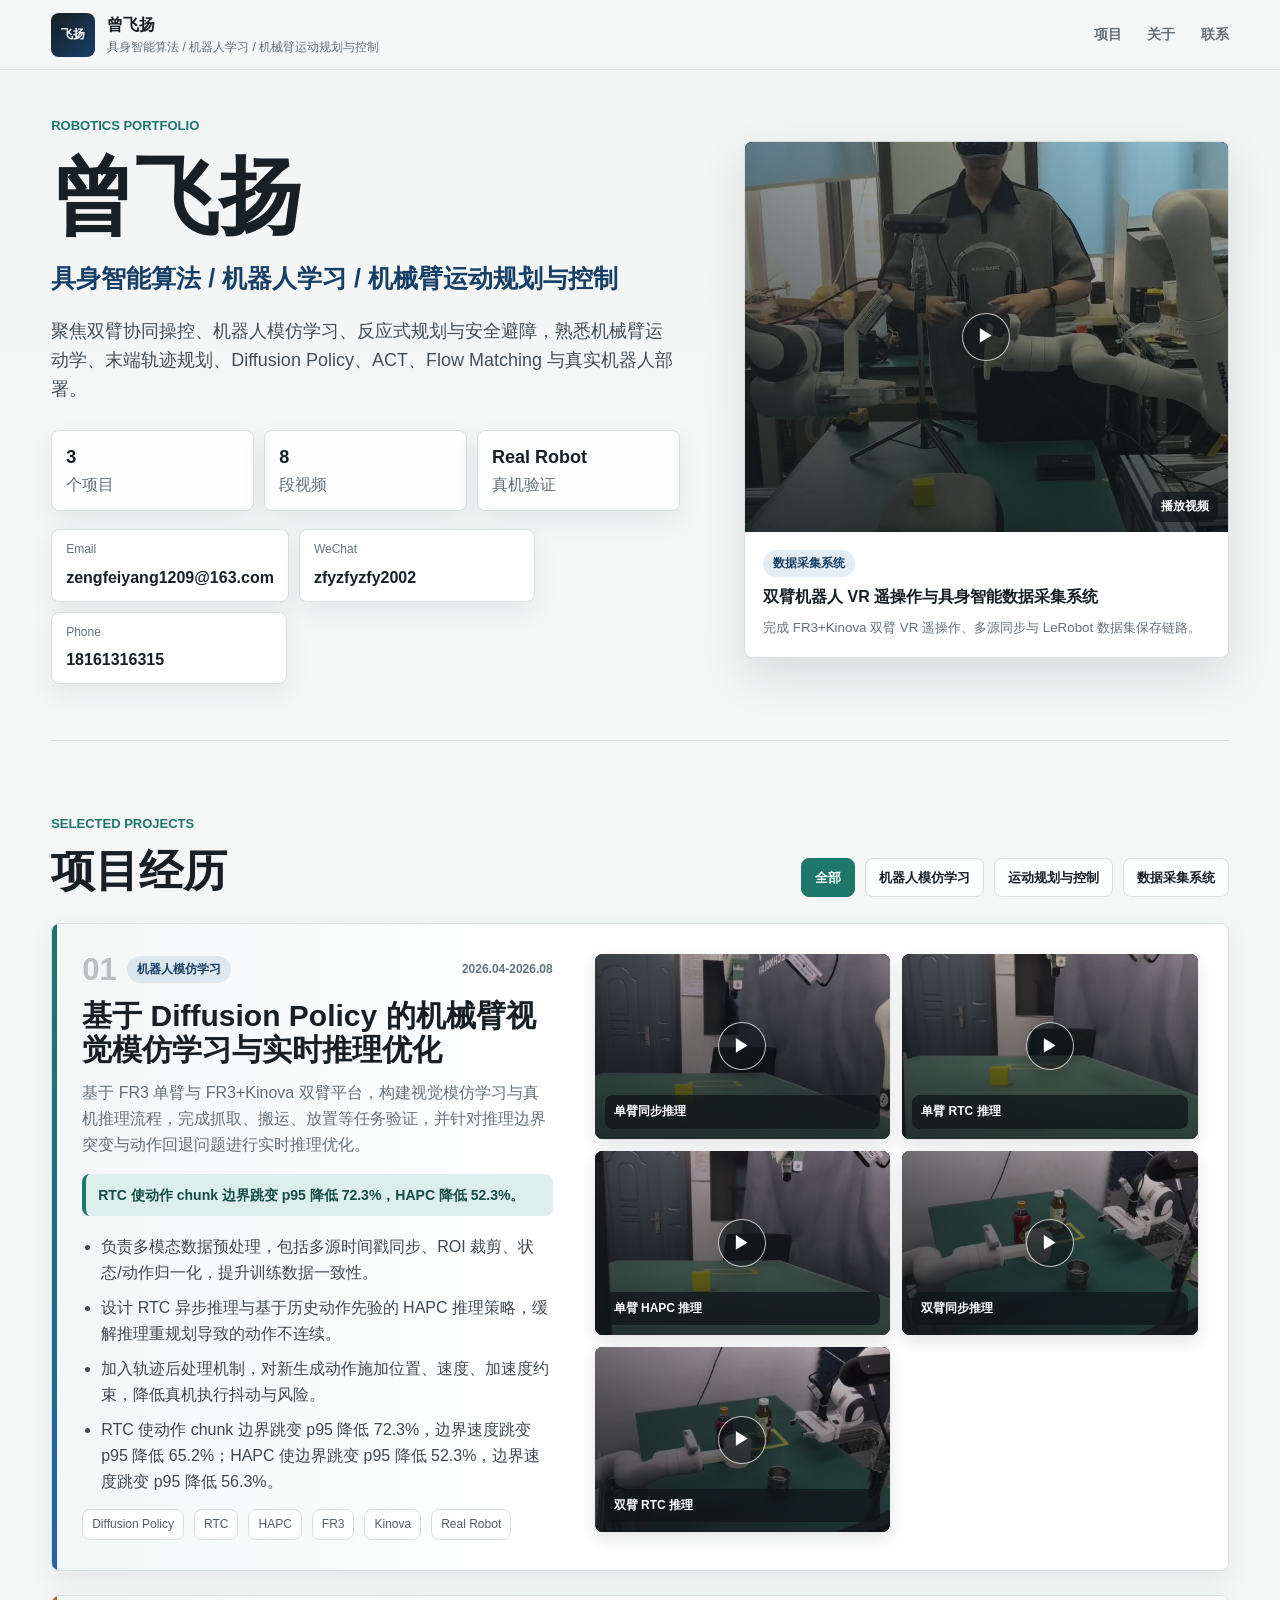
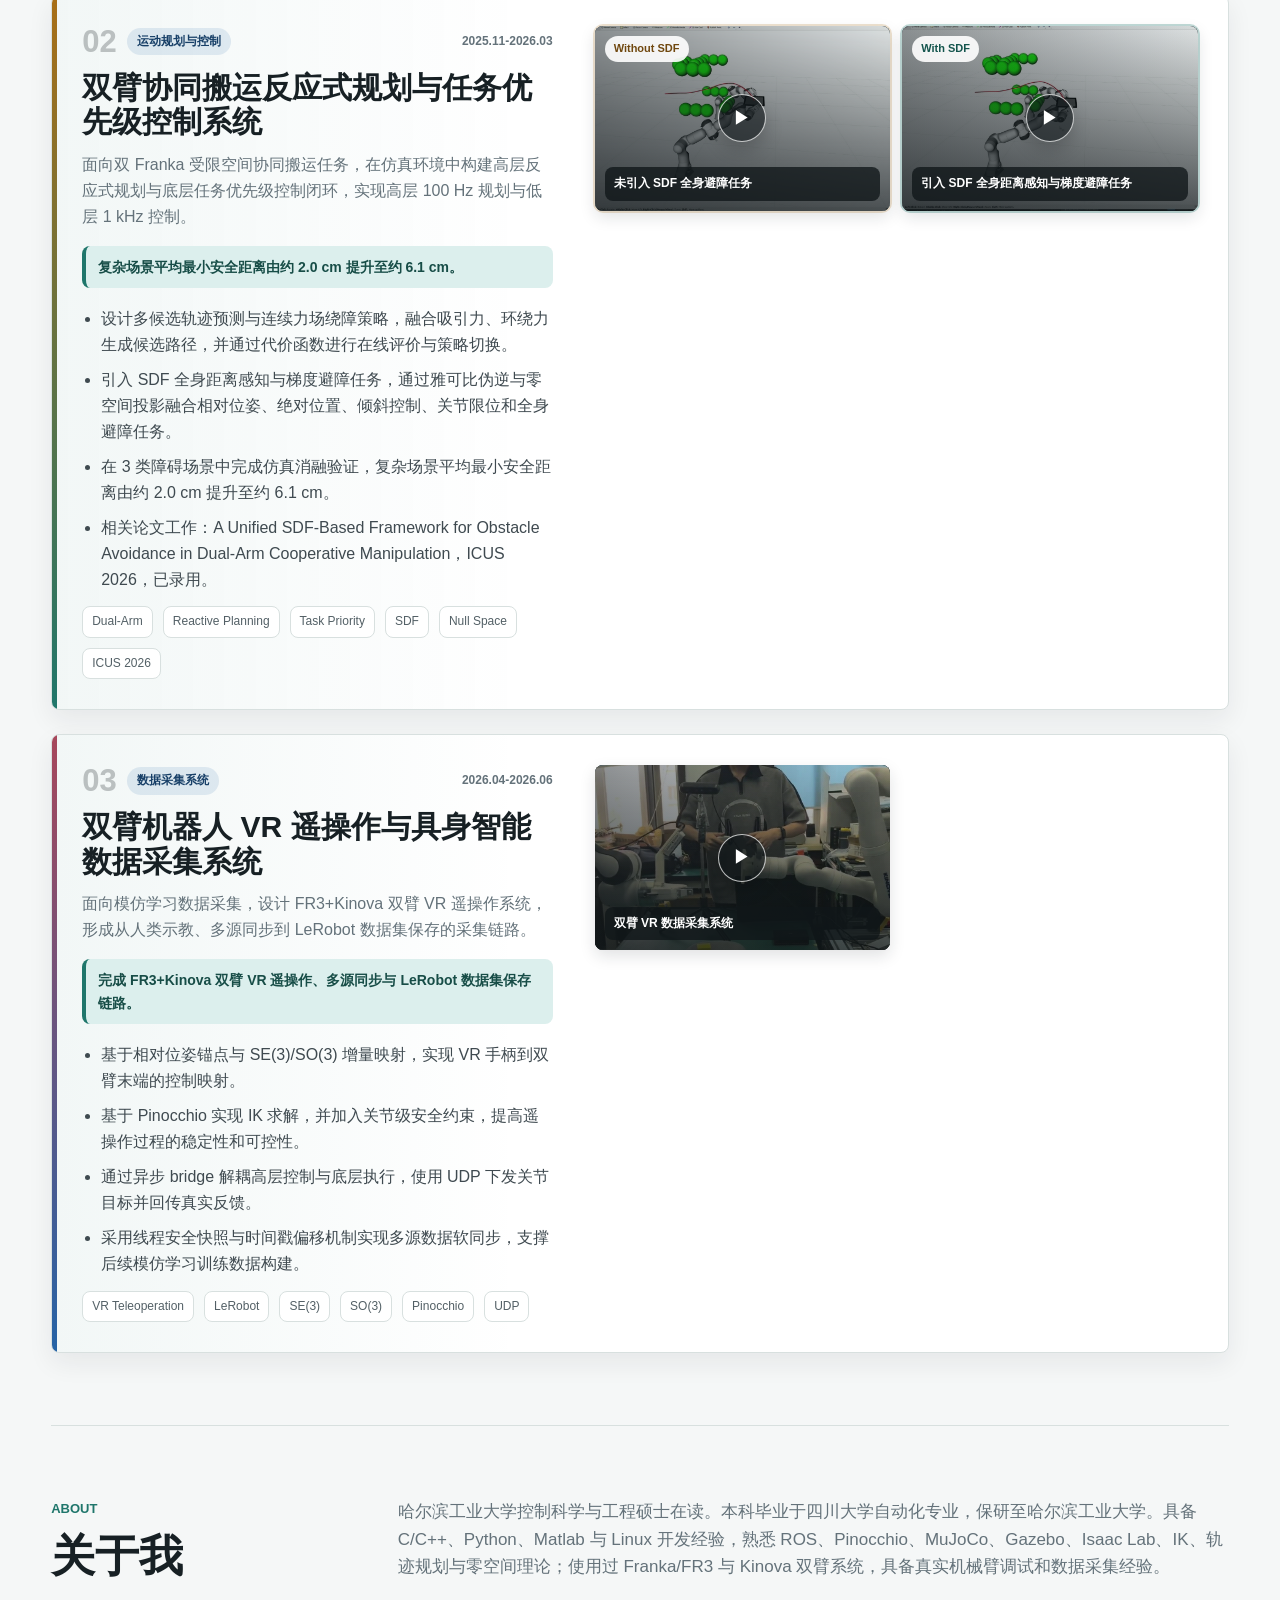
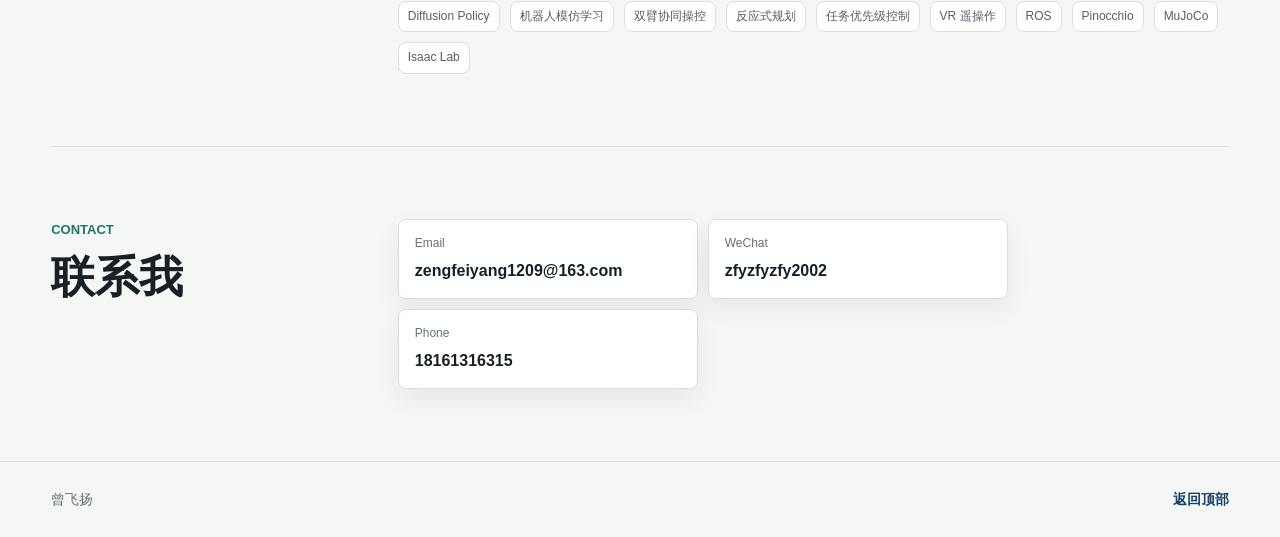
<file: index.html>
<!doctype html>
<html lang="zh-CN">
  <head>
    <meta charset="utf-8" />
    <meta name="viewport" content="width=device-width, initial-scale=1" />
    <title>曾飞扬 | 机器人作品集</title>
    <meta
      name="description"
      content="曾飞扬的机器人、具身智能与机械臂控制项目作品集，包含项目描述、图片、视频与联系方式。"
    />
    <link rel="stylesheet" href="public.css?v=20260819-polish" />
  </head>
  <body>
    <header class="site-header">
      <a class="brand" href="#top" aria-label="返回顶部">
        <span class="brand-mark" data-initials>曾飞扬</span>
        <span class="brand-copy">
          <strong data-profile="name">曾飞扬</strong>
          <small data-profile="headline">机器人作品集</small>
        </span>
      </a>
      <nav class="nav-links" aria-label="主导航">
        <a href="#works">项目</a>
        <a href="#about">关于</a>
        <a href="#contact">联系</a>
      </nav>
    </header>

    <main id="top">
      <section class="hero">
        <div class="hero-copy">
          <p class="kicker">Robotics Portfolio</p>
          <h1 data-profile="name">曾飞扬</h1>
          <p class="hero-role" data-profile="headline">
            具身智能算法 / 机器人学习 / 机械臂运动规划与控制
          </p>
          <p class="hero-lede" data-profile="bio">
            聚焦双臂协同控制、机器人模仿学习、反应式规划与安全避障。
          </p>
          <div class="hero-stat-grid" aria-label="作品集概览">
            <span><strong id="projectCount">3</strong> 个项目</span>
            <span><strong id="mediaCount">8</strong> 段视频</span>
            <span><strong>Real Robot</strong> 真机验证</span>
          </div>
          <div class="hero-actions" id="heroLinks"></div>
        </div>

        <aside class="hero-media" aria-label="代表作品预览">
          <div class="media-frame" id="featuredMedia">
            <div class="placeholder-visual">
              <span>Portfolio</span>
            </div>
          </div>
          <div class="featured-caption">
            <span id="featuredCategory">Featured Project</span>
            <strong id="featuredTitle">项目素材待添加</strong>
            <small id="featuredResult"></small>
          </div>
        </aside>
      </section>

      <section class="section" id="works">
        <div class="section-heading">
          <div>
            <p class="kicker">Selected Projects</p>
            <h2>项目经历</h2>
          </div>
          <div class="filters" id="filters" aria-label="项目分类"></div>
        </div>
        <div class="project-list" id="projectList"></div>
        <div class="empty-state" id="emptyState">
          <strong>项目正在整理中</strong>
          <p>代表项目、图片和视频会显示在这里。</p>
        </div>
      </section>

      <section class="about-section" id="about">
        <div>
          <p class="kicker">About</p>
          <h2>关于我</h2>
        </div>
        <div class="about-copy">
          <p data-profile="about">
            这里可以放求职方向、核心技能、项目经历和希望招聘方快速记住的信息。
          </p>
          <div class="skill-list" id="skillList"></div>
        </div>
      </section>

      <section class="contact-section" id="contact">
        <div>
          <p class="kicker">Contact</p>
          <h2>联系我</h2>
        </div>
        <div class="contact-links" id="contactLinks"></div>
      </section>
    </main>

    <dialog class="media-dialog" id="mediaDialog" aria-label="媒体预览">
      <button class="dialog-close" type="button" id="dialogClose" aria-label="关闭预览">&times;</button>
      <div id="dialogMedia"></div>
      <div class="dialog-copy">
        <span id="dialogCategory"></span>
        <h3 id="dialogTitle"></h3>
        <p id="dialogSummary"></p>
        <div class="tag-row" id="dialogTags"></div>
      </div>
    </dialog>

    <template id="projectTemplate">
      <article class="project-card">
        <div class="project-copy">
          <div class="project-topline">
            <span class="project-number"></span>
            <span class="category"></span>
            <span class="year"></span>
          </div>
          <h3></h3>
          <p class="project-summary"></p>
          <div class="result-line"></div>
          <ul class="highlight-list"></ul>
          <div class="tag-row"></div>
        </div>
        <div class="project-media-list"></div>
      </article>
    </template>

    <footer class="site-footer">
      <span data-footer-name>Portfolio</span>
      <a href="#top">返回顶部</a>
    </footer>

    <script src="data/portfolio-data.js?v=20260819-polish"></script>
    <script src="public.js?v=20260819-polish"></script>
  </body>
</html>
</file>
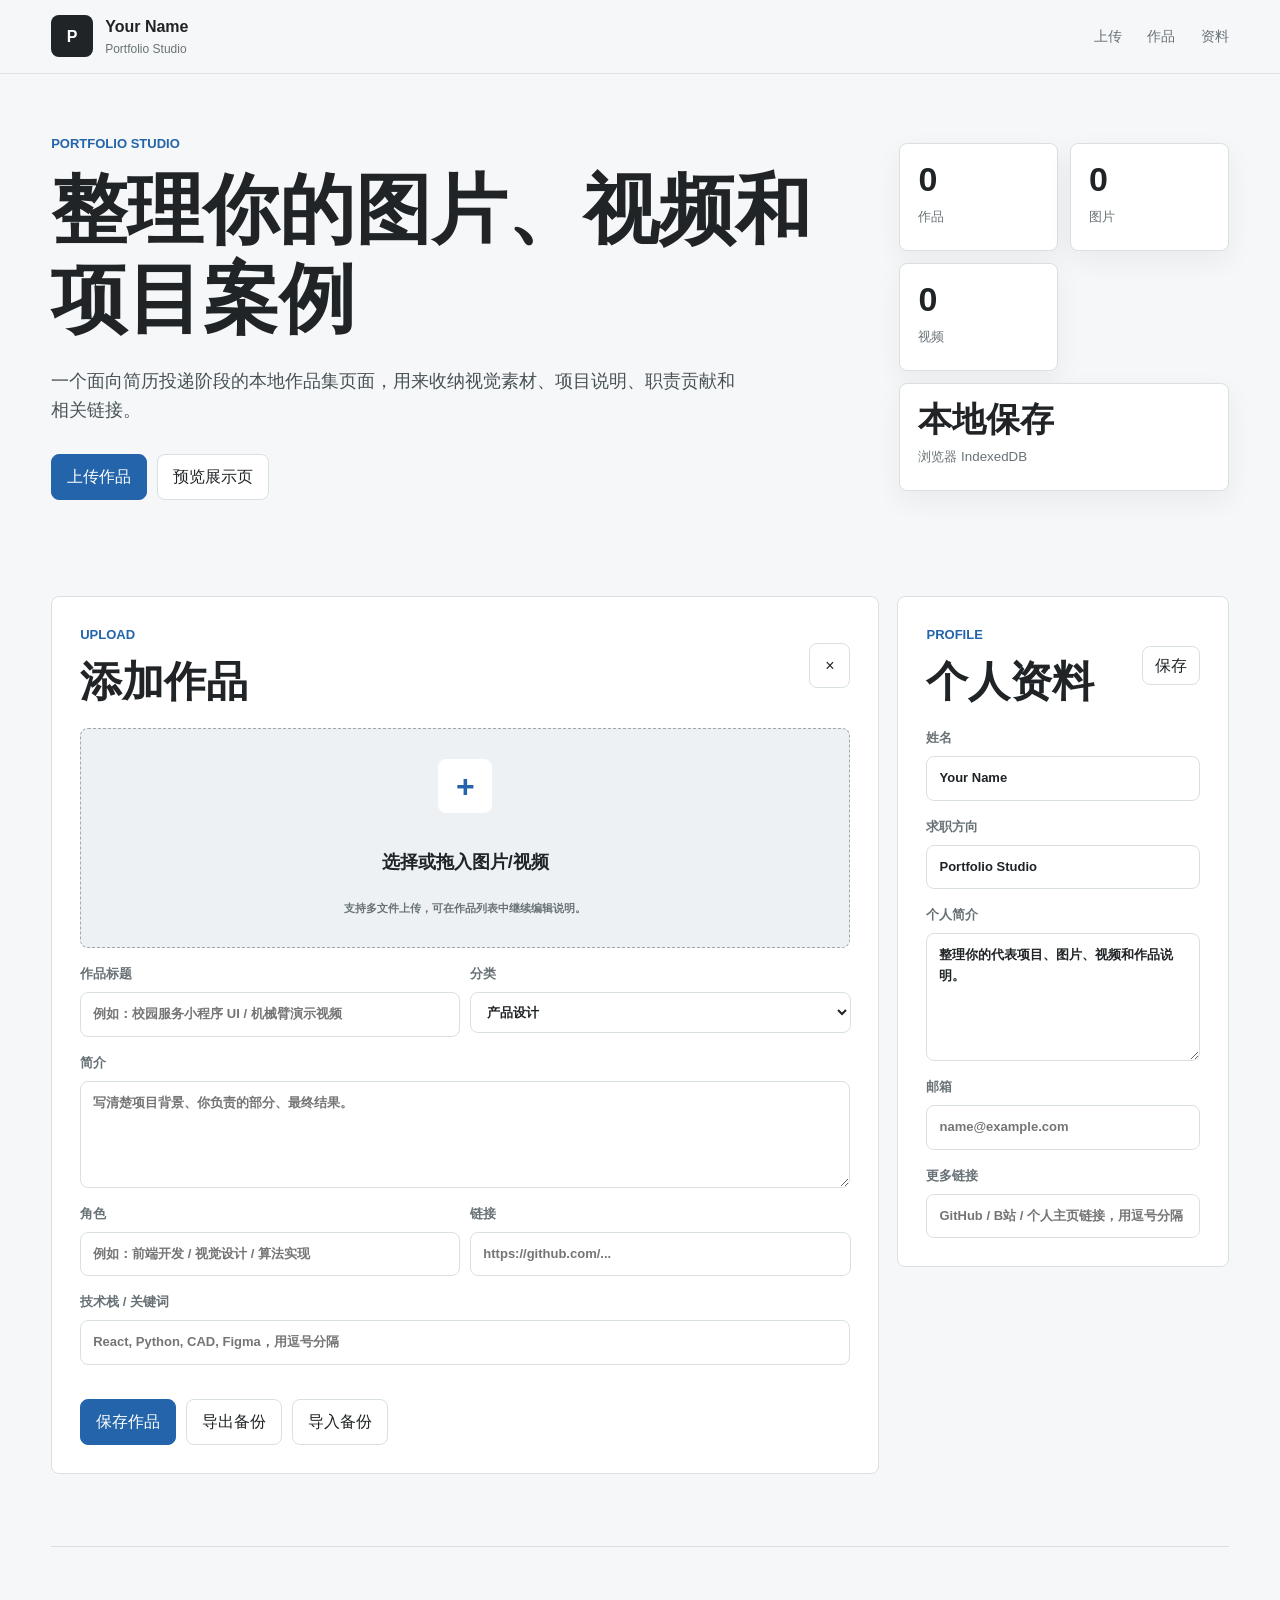
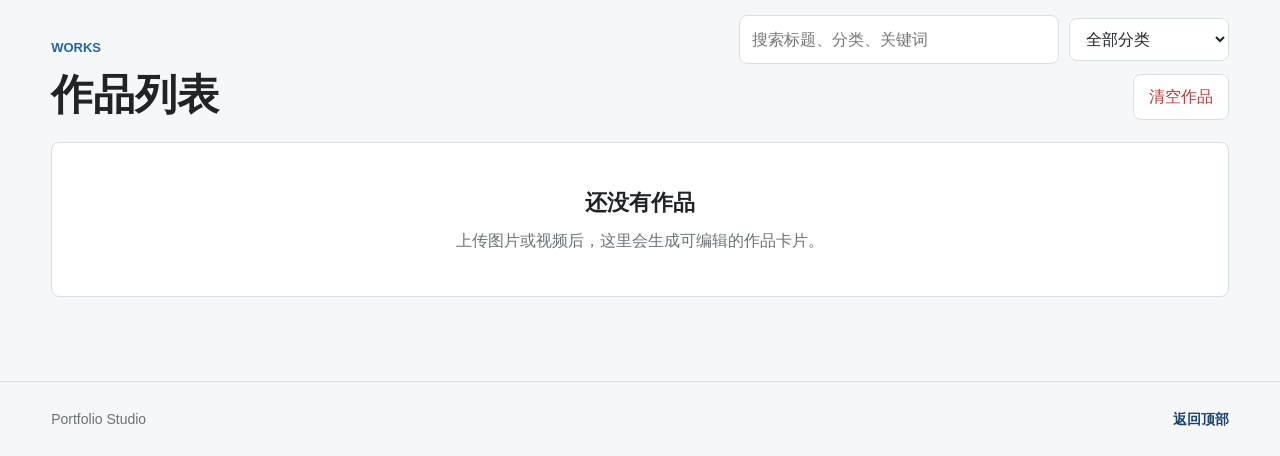
<file: studio.html>
<!doctype html>
<html lang="zh-CN">
  <head>
    <meta charset="utf-8" />
    <meta name="viewport" content="width=device-width, initial-scale=1" />
    <title>个人作品集管理页</title>
    <meta
      name="description"
      content="用于简历投递阶段整理图片、视频和项目说明的个人作品集网页。"
    />
    <link rel="stylesheet" href="styles.css" />
  </head>
  <body>
    <header class="app-header">
      <a class="brand" href="#top" aria-label="返回首页">
        <span class="brand-mark">P</span>
        <span>
          <strong id="displayName">Your Name</strong>
          <small>Portfolio Studio</small>
        </span>
      </a>
      <nav class="nav-links" aria-label="主导航">
        <a href="#upload">上传</a>
        <a href="#works">作品</a>
        <a href="#profile">资料</a>
      </nav>
    </header>

    <main id="top">
      <section class="hero">
        <div class="hero-copy">
          <p class="kicker">Portfolio Studio</p>
          <h1>整理你的图片、视频和项目案例</h1>
          <p class="hero-lede">
            一个面向简历投递阶段的本地作品集页面，用来收纳视觉素材、项目说明、职责贡献和相关链接。
          </p>
          <div class="hero-actions">
            <a class="button primary" href="#upload">上传作品</a>
            <button class="button subtle" type="button" id="previewModeButton">预览展示页</button>
          </div>
        </div>

        <aside class="stats-panel" aria-label="作品集概览">
          <div class="stat">
            <span id="totalWorks">0</span>
            <small>作品</small>
          </div>
          <div class="stat">
            <span id="imageCount">0</span>
            <small>图片</small>
          </div>
          <div class="stat">
            <span id="videoCount">0</span>
            <small>视频</small>
          </div>
          <div class="stat wide">
            <span id="storageEstimate">本地保存</span>
            <small>浏览器 IndexedDB</small>
          </div>
        </aside>
      </section>

      <section class="studio-grid" id="upload">
        <form class="editor-panel" id="workForm">
          <div class="section-heading compact">
            <div>
              <p class="kicker">Upload</p>
              <h2>添加作品</h2>
            </div>
            <button class="icon-button" type="reset" aria-label="清空表单" title="清空表单">×</button>
          </div>

          <label class="drop-zone" for="mediaInput" id="dropZone">
            <input id="mediaInput" name="media" type="file" accept="image/*,video/*" multiple />
            <span class="drop-icon" aria-hidden="true">+</span>
            <strong>选择或拖入图片/视频</strong>
            <small>支持多文件上传，可在作品列表中继续编辑说明。</small>
          </label>

          <div class="field-grid">
            <label>
              <span>作品标题</span>
              <input id="titleInput" name="title" type="text" placeholder="例如：校园服务小程序 UI / 机械臂演示视频" />
            </label>
            <label>
              <span>分类</span>
              <select id="categoryInput" name="category">
                <option value="产品设计">产品设计</option>
                <option value="前端开发">前端开发</option>
                <option value="后端开发">后端开发</option>
                <option value="机器人/算法">机器人/算法</option>
                <option value="视觉影像">视觉影像</option>
                <option value="其他">其他</option>
              </select>
            </label>
          </div>

          <label>
            <span>简介</span>
            <textarea
              id="summaryInput"
              name="summary"
              rows="4"
              placeholder="写清楚项目背景、你负责的部分、最终结果。"
            ></textarea>
          </label>

          <div class="field-grid">
            <label>
              <span>角色</span>
              <input id="roleInput" name="role" type="text" placeholder="例如：前端开发 / 视觉设计 / 算法实现" />
            </label>
            <label>
              <span>链接</span>
              <input id="linkInput" name="link" type="url" placeholder="https://github.com/..." />
            </label>
          </div>

          <label>
            <span>技术栈 / 关键词</span>
            <input id="tagsInput" name="tags" type="text" placeholder="React, Python, CAD, Figma，用逗号分隔" />
          </label>

          <div class="pending-list" id="pendingList" aria-live="polite"></div>

          <div class="form-actions">
            <button class="button primary" type="submit">保存作品</button>
            <button class="button subtle" type="button" id="exportButton">导出备份</button>
            <label class="button subtle import-button">
              导入备份
              <input id="importInput" type="file" accept="application/json" />
            </label>
          </div>
        </form>

        <aside class="profile-panel" id="profile">
          <div class="section-heading compact">
            <div>
              <p class="kicker">Profile</p>
              <h2>个人资料</h2>
            </div>
            <button class="button small" type="button" id="saveProfileButton">保存</button>
          </div>
          <label>
            <span>姓名</span>
            <input id="nameInput" type="text" placeholder="你的姓名" />
          </label>
          <label>
            <span>求职方向</span>
            <input id="headlineInput" type="text" placeholder="例如：前端开发工程师 / 机器人算法工程师" />
          </label>
          <label>
            <span>个人简介</span>
            <textarea id="bioInput" rows="5" placeholder="用三到五句话概括你的方向、优势和代表经历。"></textarea>
          </label>
          <label>
            <span>邮箱</span>
            <input id="emailInput" type="email" placeholder="name@example.com" />
          </label>
          <label>
            <span>更多链接</span>
            <input id="linksInput" type="text" placeholder="GitHub / B站 / 个人主页链接，用逗号分隔" />
          </label>
        </aside>
      </section>

      <section class="works-section" id="works">
        <div class="section-heading">
          <div>
            <p class="kicker">Works</p>
            <h2>作品列表</h2>
          </div>
          <div class="toolbar" aria-label="作品工具栏">
            <input id="searchInput" type="search" placeholder="搜索标题、分类、关键词" />
            <select id="filterInput" aria-label="按分类筛选">
              <option value="all">全部分类</option>
            </select>
            <button class="button danger" type="button" id="clearButton">清空作品</button>
          </div>
        </div>

        <div class="empty-state" id="emptyState">
          <strong>还没有作品</strong>
          <p>上传图片或视频后，这里会生成可编辑的作品卡片。</p>
        </div>

        <div class="work-grid" id="workGrid"></div>
      </section>
    </main>

    <dialog class="media-dialog" id="mediaDialog" aria-label="作品预览">
      <button class="dialog-close" type="button" id="dialogClose" aria-label="关闭预览">×</button>
      <div id="dialogMedia"></div>
      <div class="dialog-copy">
        <span id="dialogCategory"></span>
        <h3 id="dialogTitle"></h3>
        <p id="dialogSummary"></p>
        <div id="dialogTags" class="tag-row"></div>
      </div>
    </dialog>

    <dialog class="preview-dialog" id="previewDialog" aria-label="展示页预览">
      <button class="dialog-close" type="button" id="previewClose" aria-label="关闭展示页预览">×</button>
      <article class="public-preview" id="publicPreview"></article>
    </dialog>

    <template id="workCardTemplate">
      <article class="work-card">
        <button class="media-button" type="button"></button>
        <div class="work-body">
          <div class="card-line">
            <span class="category-pill"></span>
            <span class="date-text"></span>
          </div>
          <h3></h3>
          <p></p>
          <div class="tag-row"></div>
          <div class="card-actions">
            <button type="button" data-action="edit">编辑</button>
            <button type="button" data-action="download">下载素材</button>
            <a target="_blank" rel="noreferrer">打开链接</a>
            <button type="button" data-action="delete">删除</button>
          </div>
        </div>
      </article>
    </template>

    <footer class="app-footer">
      <span>Portfolio Studio</span>
      <a href="#top">返回顶部</a>
    </footer>

    <script src="script.js"></script>
  </body>
</html>
</file>
<file: public.css>
:root {
  color-scheme: light;
  --bg: #f5f7f7;
  --surface: #ffffff;
  --surface-soft: #eef3f1;
  --ink: #172024;
  --muted: #64727a;
  --line: #d8e0df;
  --blue: #2563a6;
  --blue-dark: #173f67;
  --teal: #1f766b;
  --teal-soft: #dcefed;
  --amber: #a96f17;
  --rose: #a7475b;
  --shadow: 0 18px 46px rgba(23, 32, 36, 0.12);
  --soft-shadow: 0 10px 26px rgba(23, 32, 36, 0.07);
}

* {
  box-sizing: border-box;
}

html {
  scroll-behavior: smooth;
}

body {
  margin: 0;
  background:
    linear-gradient(180deg, rgba(238, 243, 241, 0.78), rgba(245, 247, 247, 0) 420px),
    var(--bg);
  color: var(--ink);
  font-family:
    Inter, "Segoe UI", "PingFang SC", "Microsoft YaHei", Arial, sans-serif;
  line-height: 1.62;
}

button,
a {
  -webkit-tap-highlight-color: transparent;
}

button {
  font: inherit;
}

a {
  color: inherit;
  text-decoration: none;
}

img,
video {
  display: block;
  max-width: 100%;
}

.site-header {
  position: sticky;
  top: 0;
  z-index: 20;
  display: flex;
  min-height: 68px;
  align-items: center;
  justify-content: space-between;
  gap: 24px;
  padding: 12px clamp(18px, 4vw, 56px);
  border-bottom: 1px solid rgba(216, 224, 223, 0.92);
  background: rgba(245, 247, 247, 0.9);
  backdrop-filter: blur(16px);
}

.brand {
  display: inline-flex;
  min-width: 0;
  align-items: center;
  gap: 12px;
}

.brand-mark {
  display: grid;
  width: 44px;
  height: 44px;
  place-items: center;
  border-radius: 8px;
  background: linear-gradient(135deg, var(--ink), var(--blue-dark));
  color: #fff;
  font-size: 12px;
  font-weight: 850;
}

.brand-copy {
  min-width: 0;
}

.brand strong,
.brand small {
  display: block;
  overflow-wrap: anywhere;
}

.brand small {
  color: var(--muted);
  font-size: 12px;
}

.nav-links {
  display: flex;
  align-items: center;
  gap: clamp(14px, 2vw, 30px);
  color: var(--muted);
  font-size: 14px;
}

.nav-links a {
  position: relative;
  font-weight: 720;
}

.nav-links a::after {
  position: absolute;
  right: 0;
  bottom: -7px;
  left: 0;
  height: 2px;
  background: var(--teal);
  content: "";
  opacity: 0;
  transform: scaleX(0.45);
  transition:
    opacity 160ms ease,
    transform 160ms ease;
}

.nav-links a:hover,
.nav-links a:focus-visible {
  color: var(--blue-dark);
}

.nav-links a:hover::after,
.nav-links a:focus-visible::after {
  opacity: 1;
  transform: scaleX(1);
}

main {
  padding-inline: clamp(18px, 4vw, 56px);
}

.hero,
.section,
.about-section,
.contact-section {
  max-width: 1240px;
  margin-inline: auto;
}

.hero {
  display: grid;
  grid-template-columns: minmax(0, 0.96fr) minmax(360px, 0.74fr);
  gap: clamp(28px, 5vw, 68px);
  align-items: center;
  min-height: calc(82vh - 68px);
  padding-block: 34px 46px;
}

.hero-copy {
  max-width: 790px;
}

.kicker {
  margin: 0 0 12px;
  color: var(--teal);
  font-size: 13px;
  font-weight: 850;
  letter-spacing: 0;
  text-transform: uppercase;
}

h1,
h2,
h3,
p {
  overflow-wrap: anywhere;
}

h1,
h2,
h3 {
  margin: 0;
  line-height: 1.15;
  letter-spacing: 0;
}

h1 {
  font-size: clamp(48px, 7.6vw, 84px);
}

h2 {
  font-size: clamp(28px, 4vw, 44px);
}

h3 {
  font-size: clamp(22px, 2.4vw, 30px);
}

.hero-role {
  max-width: 760px;
  margin: 14px 0 0;
  color: var(--blue-dark);
  font-size: clamp(19px, 2.1vw, 25px);
  font-weight: 760;
}

.hero-lede {
  max-width: 720px;
  margin: 18px 0 0;
  color: #435057;
  font-size: 18px;
}

.hero-stat-grid {
  display: grid;
  grid-template-columns: repeat(3, minmax(0, 1fr));
  gap: 10px;
  max-width: 740px;
  margin-top: 26px;
}

.hero-stat-grid span {
  min-height: 72px;
  border: 1px solid var(--line);
  border-radius: 8px;
  padding: 12px 14px;
  background: rgba(255, 255, 255, 0.78);
  color: var(--muted);
  box-shadow: var(--soft-shadow);
}

.hero-stat-grid strong {
  display: block;
  color: var(--ink);
  font-size: 18px;
}

.hero-actions,
.filters,
.tag-row,
.skill-list,
.contact-links {
  display: flex;
  flex-wrap: wrap;
  align-items: center;
  gap: 10px;
}

.hero-actions {
  margin-top: 18px;
}

.filters button {
  display: inline-flex;
  min-height: 38px;
  align-items: center;
  justify-content: center;
  border: 1px solid var(--line);
  border-radius: 8px;
  padding: 8px 13px;
  background: rgba(255, 255, 255, 0.85);
  color: var(--ink);
  cursor: pointer;
  font-size: 13px;
  font-weight: 760;
}

.filters button.active {
  border-color: var(--teal);
  background: var(--teal);
  color: #fff;
}

.filters button:hover {
  border-color: var(--teal);
}

.contact-chip,
.contact-card {
  display: grid;
  justify-content: start;
  gap: 5px;
  border: 1px solid var(--line);
  border-radius: 8px;
  background: var(--surface);
  cursor: default;
}

.contact-chip {
  min-height: 56px;
  min-width: min(236px, 100%);
  padding: 10px 14px;
  box-shadow: var(--soft-shadow);
}

.contact-chip small,
.contact-card small {
  color: var(--muted);
  font-size: 12px;
}

.contact-chip strong,
.contact-card strong {
  overflow-wrap: anywhere;
}

.hero-media {
  overflow: hidden;
  border: 1px solid var(--line);
  border-radius: 8px;
  background: var(--surface);
  box-shadow: var(--shadow);
}

.media-frame {
  min-height: 390px;
  background: #101619;
}

.media-frame .video-preview {
  min-height: inherit;
}

.media-frame img,
.media-frame video,
.media-frame .video-preview {
  width: 100%;
  height: 100%;
  object-fit: cover;
}

.placeholder-visual {
  display: grid;
  min-height: inherit;
  aspect-ratio: 4 / 3;
  place-items: center;
  background:
    linear-gradient(135deg, rgba(37, 99, 166, 0.2), rgba(31, 118, 107, 0.22)),
    repeating-linear-gradient(45deg, rgba(23, 32, 36, 0.055) 0 1px, transparent 1px 18px);
  color: var(--blue-dark);
}

.placeholder-visual span {
  border: 1px solid rgba(23, 63, 103, 0.24);
  border-radius: 8px;
  padding: 9px 13px;
  background: rgba(255, 255, 255, 0.76);
  font-weight: 850;
}

.featured-caption {
  display: grid;
  gap: 7px;
  padding: 18px;
}

.featured-caption small {
  color: var(--muted);
}

.featured-caption span,
.category,
#dialogCategory {
  display: inline-flex;
  width: fit-content;
  min-height: 26px;
  align-items: center;
  border-radius: 999px;
  padding: 4px 10px;
  background: rgba(37, 99, 166, 0.12);
  color: var(--blue-dark);
  font-size: 12px;
  font-weight: 850;
}

.section {
  padding-block: 72px;
  border-top: 1px solid var(--line);
}

.section-heading {
  display: flex;
  align-items: end;
  justify-content: space-between;
  gap: 22px;
  margin-bottom: 26px;
}

.project-list {
  display: grid;
  gap: 24px;
}

.project-card {
  position: relative;
  display: grid;
  grid-template-columns: minmax(0, 0.78fr) minmax(360px, 1fr);
  gap: clamp(20px, 4vw, 42px);
  align-items: start;
  overflow: hidden;
  border: 1px solid var(--line);
  border-radius: 8px;
  padding: clamp(18px, 3vw, 30px);
  background:
    linear-gradient(90deg, rgba(31, 118, 107, 0.06), rgba(255, 255, 255, 0) 40%),
    var(--surface);
  box-shadow: var(--soft-shadow);
}

.project-card::before {
  position: absolute;
  top: 0;
  left: 0;
  width: 5px;
  height: 100%;
  background: linear-gradient(180deg, var(--teal), var(--blue));
  content: "";
}

.project-card:nth-child(2)::before {
  background: linear-gradient(180deg, var(--amber), var(--teal));
}

.project-card:nth-child(3)::before {
  background: linear-gradient(180deg, var(--rose), var(--blue));
}

.project-copy {
  position: sticky;
  top: 92px;
}

.project-topline {
  display: flex;
  align-items: center;
  gap: 10px;
  margin-bottom: 14px;
}

.project-number {
  color: rgba(23, 32, 36, 0.26);
  font-size: 31px;
  font-weight: 900;
  line-height: 1;
}

.year {
  margin-left: auto;
  color: var(--muted);
  font-size: 12px;
  font-weight: 760;
}

.project-summary {
  margin: 12px 0 0;
  color: var(--muted);
}

.result-line {
  margin-top: 16px;
  border-left: 4px solid var(--teal);
  border-radius: 8px;
  padding: 10px 12px;
  background: var(--teal-soft);
  color: #174d47;
  font-size: 14px;
  font-weight: 820;
}

.highlight-list {
  display: grid;
  gap: 9px;
  margin: 18px 0 0;
  padding-left: 19px;
  color: #3f4a50;
}

.project-media-list {
  display: grid;
  grid-template-columns: repeat(2, minmax(0, 1fr));
  gap: 12px;
}

.project-media-item {
  position: relative;
  overflow: hidden;
  width: 100%;
  border: 0;
  border-radius: 8px;
  padding: 0;
  background: #101619;
  cursor: zoom-in;
  box-shadow: 0 6px 16px rgba(23, 32, 36, 0.13);
}

.project-media-item:hover .video-preview img,
.project-media-item:focus-visible .video-preview img {
  transform: scale(1.035);
}

.project-media-item:focus-visible {
  outline: 3px solid rgba(31, 118, 107, 0.34);
  outline-offset: 3px;
}

.project-media-item img,
.project-media-item video,
.project-media-item .placeholder-visual,
.project-media-item .video-preview,
.project-media-item .video-fallback {
  width: 100%;
  aspect-ratio: 16 / 10;
  min-height: 0;
  object-fit: cover;
}

.project-media-item.variant-without {
  outline: 2px solid rgba(169, 111, 23, 0.2);
}

.project-media-item.variant-with {
  outline: 2px solid rgba(31, 118, 107, 0.28);
}

.video-fallback {
  display: grid;
  place-items: center;
  background:
    linear-gradient(135deg, rgba(37, 99, 166, 0.18), rgba(31, 118, 107, 0.2)),
    #101619;
  color: #fff;
  font-weight: 850;
}

.video-preview {
  position: relative;
  display: grid;
  place-items: center;
  overflow: hidden;
  background:
    linear-gradient(135deg, rgba(37, 99, 166, 0.24), rgba(31, 118, 107, 0.18)),
    #101619;
  color: #fff;
}

.video-preview::after {
  position: absolute;
  inset: 0;
  background:
    linear-gradient(180deg, rgba(16, 22, 25, 0.04), rgba(16, 22, 25, 0.72)),
    linear-gradient(90deg, rgba(16, 22, 25, 0.42), rgba(16, 22, 25, 0.04));
  content: "";
}

.video-preview img {
  position: absolute;
  inset: 0;
  width: 100%;
  height: 100%;
  object-fit: cover;
  opacity: 0.94;
  transition: transform 200ms ease;
}

.play-badge {
  position: relative;
  z-index: 1;
  display: grid;
  width: 48px;
  height: 48px;
  place-items: center;
  border: 1px solid rgba(255, 255, 255, 0.72);
  border-radius: 999px;
  background: rgba(16, 22, 25, 0.62);
  box-shadow: 0 8px 18px rgba(0, 0, 0, 0.18);
  font-size: 18px;
}

.video-preview strong {
  position: absolute;
  z-index: 1;
  right: 10px;
  bottom: 10px;
  border-radius: 8px;
  padding: 5px 9px;
  background: rgba(16, 22, 25, 0.72);
  color: #fff;
  font-size: 12px;
}

.project-media-item .video-preview strong {
  display: none;
}

.media-caption {
  position: absolute;
  right: 10px;
  bottom: 10px;
  left: 10px;
  z-index: 2;
  max-width: calc(100% - 20px);
  border-radius: 8px;
  padding: 7px 9px;
  background: rgba(16, 22, 25, 0.78);
  color: #fff;
  font-size: 12px;
  font-weight: 760;
  text-align: left;
}

.variant-badge {
  position: absolute;
  top: 10px;
  left: 10px;
  z-index: 2;
  border-radius: 999px;
  padding: 4px 9px;
  background: rgba(255, 255, 255, 0.9);
  color: var(--ink);
  font-size: 11px;
  font-style: normal;
  font-weight: 850;
}

.variant-without .variant-badge {
  color: #70480f;
}

.variant-with .variant-badge {
  color: #14554d;
}

.media-empty {
  display: grid;
  min-height: 180px;
  place-items: center;
  border: 1px dashed #a7b3ba;
  border-radius: 8px;
  background: #f3f6f7;
  color: var(--muted);
  text-align: center;
}

.tag-row {
  align-items: flex-start;
  margin-top: 14px;
}

.tag-row span,
.skill-list span {
  border: 1px solid var(--line);
  border-radius: 8px;
  padding: 5px 9px;
  background: #fff;
  color: #536066;
  font-size: 12px;
}

.empty-state {
  border: 1px solid var(--line);
  border-radius: 8px;
  padding: 42px 22px;
  background: var(--surface);
  color: var(--muted);
  text-align: center;
}

.empty-state strong {
  display: block;
  color: var(--ink);
  font-size: 22px;
}

.empty-state p {
  max-width: 650px;
  margin: 8px auto 0;
}

.about-section,
.contact-section {
  display: grid;
  grid-template-columns: minmax(220px, 0.34fr) minmax(0, 1fr);
  gap: clamp(28px, 5vw, 76px);
  padding-block: 72px;
  border-top: 1px solid var(--line);
}

.about-copy p {
  margin: 0;
  color: var(--muted);
  font-size: 17px;
}

.skill-list {
  margin-top: 20px;
}

.contact-links {
  align-items: stretch;
}

.contact-card {
  min-width: min(300px, 100%);
  min-height: 58px;
  padding: 14px 16px;
  box-shadow: var(--soft-shadow);
}

.media-dialog {
  width: min(1040px, calc(100vw - 28px));
  max-height: min(900px, calc(100vh - 28px));
  border: 1px solid var(--line);
  border-radius: 8px;
  padding: 0;
  background: var(--surface);
  color: var(--ink);
  box-shadow: var(--shadow);
}

.media-dialog::backdrop {
  background: rgba(23, 32, 36, 0.68);
}

#dialogMedia img,
#dialogMedia video,
#dialogMedia .placeholder-visual,
#dialogMedia .video-preview,
#dialogMedia .video-fallback {
  width: 100%;
  max-height: 70vh;
  object-fit: contain;
  background: #101619;
}

#dialogMedia .video-fallback {
  min-height: 56vh;
  aspect-ratio: auto;
}

.dialog-copy {
  padding: 22px;
}

.dialog-copy h3,
.dialog-copy p {
  margin-top: 10px;
}

.dialog-copy p {
  color: var(--muted);
}

.dialog-close {
  position: absolute;
  top: 10px;
  right: 10px;
  z-index: 2;
  display: grid;
  width: 38px;
  height: 38px;
  place-items: center;
  border: 1px solid rgba(255, 255, 255, 0.72);
  border-radius: 8px;
  background: rgba(23, 32, 36, 0.8);
  color: #fff;
  cursor: pointer;
  font-size: 26px;
  line-height: 1;
}

.site-footer {
  display: flex;
  align-items: center;
  justify-content: space-between;
  gap: 16px;
  padding: 26px clamp(18px, 4vw, 56px);
  border-top: 1px solid var(--line);
  color: var(--muted);
  font-size: 14px;
}

.site-footer a {
  color: var(--blue-dark);
  font-weight: 850;
}

@media (max-width: 1040px) {
  .hero,
  .about-section,
  .contact-section {
    grid-template-columns: 1fr;
  }

  .media-frame {
    min-height: 360px;
  }

  .project-card {
    grid-template-columns: 1fr;
  }

  .project-copy {
    position: static;
  }
}

@media (max-width: 720px) {
  .site-header {
    position: static;
    align-items: flex-start;
    flex-direction: column;
  }

  .nav-links {
    width: 100%;
    justify-content: space-between;
  }

  .hero {
    min-height: auto;
    padding-block: 36px;
  }

  .hero-stat-grid {
    grid-template-columns: 1fr;
  }

  .section,
  .about-section,
  .contact-section {
    padding-block: 54px;
  }

  .section-heading {
    align-items: stretch;
    flex-direction: column;
  }

  .filters button,
  .contact-card {
    flex: 1 1 150px;
  }

  .contact-chip {
    flex: 1 1 auto;
  }

  .project-media-list {
    grid-template-columns: 1fr;
  }

  .project-topline {
    align-items: flex-start;
    flex-wrap: wrap;
  }

  .year {
    margin-left: 0;
  }
}

@media (max-width: 460px) {
  main {
    padding-inline: 14px;
  }

  h1 {
    font-size: 42px;
  }

  .hero-actions {
    align-items: stretch;
    flex-direction: column;
  }

  .hero-actions .contact-chip {
    width: 100%;
  }

  .media-frame {
    min-height: 260px;
  }
}
</file>
<file: styles.css>
:root {
  color-scheme: light;
  --bg: #f6f7f8;
  --surface: #ffffff;
  --surface-strong: #202426;
  --surface-soft: #edf1f3;
  --ink: #202426;
  --muted: #687276;
  --line: #d9e0e3;
  --blue: #2364aa;
  --blue-dark: #17436f;
  --green: #287d61;
  --amber: #b16d18;
  --red: #b23b3b;
  --shadow: 0 18px 44px rgba(32, 36, 38, 0.12);
}

* {
  box-sizing: border-box;
}

html {
  scroll-behavior: smooth;
}

body {
  margin: 0;
  background: var(--bg);
  color: var(--ink);
  font-family:
    Inter, "Segoe UI", "PingFang SC", "Microsoft YaHei", Arial, sans-serif;
  line-height: 1.6;
}

button,
input,
select,
textarea {
  font: inherit;
}

button,
a,
label {
  -webkit-tap-highlight-color: transparent;
}

a {
  color: inherit;
  text-decoration: none;
}

img,
video {
  display: block;
  max-width: 100%;
}

.app-header {
  position: sticky;
  top: 0;
  z-index: 20;
  display: flex;
  min-height: 72px;
  align-items: center;
  justify-content: space-between;
  gap: 24px;
  padding: 14px clamp(18px, 4vw, 56px);
  border-bottom: 1px solid rgba(217, 224, 227, 0.9);
  background: rgba(246, 247, 248, 0.9);
  backdrop-filter: blur(16px);
}

.brand {
  display: inline-flex;
  min-width: 0;
  align-items: center;
  gap: 12px;
}

.brand-mark {
  display: grid;
  width: 42px;
  height: 42px;
  place-items: center;
  border-radius: 8px;
  background: var(--surface-strong);
  color: #fff;
  font-weight: 850;
}

.brand strong,
.brand small {
  display: block;
  overflow-wrap: anywhere;
}

.brand small {
  color: var(--muted);
  font-size: 12px;
}

.nav-links {
  display: flex;
  align-items: center;
  gap: clamp(12px, 2vw, 28px);
  color: var(--muted);
  font-size: 14px;
}

.nav-links a:hover,
.nav-links a:focus-visible {
  color: var(--blue-dark);
}

main {
  padding-inline: clamp(18px, 4vw, 56px);
}

.hero {
  display: grid;
  grid-template-columns: minmax(0, 1fr) minmax(320px, 0.42fr);
  gap: clamp(24px, 5vw, 72px);
  align-items: center;
  min-height: calc(62vh - 72px);
  max-width: 1240px;
  margin: 0 auto;
  padding-block: 42px;
}

.hero-copy {
  max-width: 780px;
}

.kicker {
  margin: 0 0 12px;
  color: var(--blue);
  font-size: 13px;
  font-weight: 850;
  letter-spacing: 0;
  text-transform: uppercase;
}

h1,
h2,
h3,
p {
  overflow-wrap: anywhere;
}

h1,
h2,
h3 {
  margin: 0;
  line-height: 1.16;
  letter-spacing: 0;
}

h1 {
  max-width: 760px;
  font-size: clamp(40px, 8vw, 76px);
}

h2 {
  font-size: clamp(26px, 4vw, 42px);
}

h3 {
  font-size: 21px;
}

.hero-lede {
  max-width: 700px;
  margin: 24px 0 0;
  color: #485256;
  font-size: 18px;
}

.hero-actions,
.form-actions,
.toolbar,
.card-actions,
.tag-row,
.field-grid {
  display: flex;
  flex-wrap: wrap;
  align-items: center;
  gap: 10px;
}

.hero-actions {
  margin-top: 30px;
}

.button,
.icon-button,
.card-actions button,
.card-actions a {
  display: inline-flex;
  min-height: 42px;
  align-items: center;
  justify-content: center;
  border: 1px solid var(--line);
  border-radius: 8px;
  padding: 9px 15px;
  background: var(--surface);
  color: var(--ink);
  cursor: pointer;
}

.button.primary {
  border-color: var(--blue);
  background: var(--blue);
  color: #fff;
}

.button.subtle:hover,
.icon-button:hover,
.card-actions button:hover,
.card-actions a:hover {
  border-color: var(--blue);
}

.button.small {
  min-height: 36px;
  padding: 6px 12px;
}

.button.danger,
.card-actions [data-action="delete"] {
  color: var(--red);
}

.stats-panel {
  display: grid;
  grid-template-columns: repeat(2, minmax(0, 1fr));
  gap: 12px;
}

.stat {
  min-height: 108px;
  border: 1px solid var(--line);
  border-radius: 8px;
  padding: 18px;
  background: var(--surface);
  box-shadow: 0 10px 28px rgba(32, 36, 38, 0.06);
}

.stat.wide {
  grid-column: 1 / -1;
}

.stat span {
  display: block;
  font-size: 34px;
  font-weight: 850;
  line-height: 1;
}

.stat small {
  display: block;
  margin-top: 10px;
  color: var(--muted);
}

.studio-grid,
.works-section {
  max-width: 1240px;
  margin: 0 auto;
}

.studio-grid {
  display: grid;
  grid-template-columns: minmax(0, 1fr) minmax(310px, 0.4fr);
  gap: 18px;
  align-items: start;
  padding-block: 36px 72px;
}

.editor-panel,
.profile-panel {
  border: 1px solid var(--line);
  border-radius: 8px;
  padding: clamp(18px, 3vw, 28px);
  background: var(--surface);
}

.profile-panel {
  position: sticky;
  top: 92px;
}

.section-heading {
  display: flex;
  align-items: end;
  justify-content: space-between;
  gap: 20px;
  margin-bottom: 22px;
}

.section-heading.compact {
  align-items: center;
}

.drop-zone {
  display: grid;
  min-height: 220px;
  place-items: center;
  border: 1.5px dashed #9ca9af;
  border-radius: 8px;
  padding: 22px;
  background: var(--surface-soft);
  color: var(--muted);
  text-align: center;
  cursor: pointer;
}

.drop-zone.is-over {
  border-color: var(--blue);
  background: #e7f0fb;
}

.drop-zone input,
.import-button input {
  position: absolute;
  width: 1px;
  height: 1px;
  opacity: 0;
  pointer-events: none;
}

.drop-icon {
  display: grid;
  width: 54px;
  height: 54px;
  place-items: center;
  border-radius: 8px;
  background: var(--surface);
  color: var(--blue);
  font-size: 32px;
  line-height: 1;
}

.drop-zone strong {
  margin-top: 12px;
  color: var(--ink);
  font-size: 18px;
}

.drop-zone small {
  display: block;
  max-width: 420px;
}

.field-grid {
  align-items: start;
}

.field-grid > label {
  flex: 1 1 240px;
}

label {
  display: grid;
  gap: 7px;
  margin-top: 16px;
  color: var(--muted);
  font-size: 13px;
  font-weight: 750;
}

input,
select,
textarea {
  width: 100%;
  border: 1px solid var(--line);
  border-radius: 8px;
  padding: 11px 12px;
  background: #fff;
  color: var(--ink);
  outline: none;
}

textarea {
  resize: vertical;
}

input:focus,
select:focus,
textarea:focus {
  border-color: var(--blue);
  box-shadow: 0 0 0 3px rgba(35, 100, 170, 0.12);
}

.pending-list {
  display: grid;
  gap: 8px;
  margin-top: 16px;
}

.pending-item {
  display: flex;
  align-items: center;
  justify-content: space-between;
  gap: 12px;
  border: 1px solid var(--line);
  border-radius: 8px;
  padding: 10px 12px;
  background: #fff;
  color: var(--muted);
  font-size: 13px;
}

.pending-item strong {
  min-width: 0;
  overflow: hidden;
  color: var(--ink);
  text-overflow: ellipsis;
  white-space: nowrap;
}

.form-actions {
  margin-top: 18px;
}

.import-button {
  margin-top: 0;
  color: var(--ink);
  font-size: 16px;
  font-weight: 400;
}

.works-section {
  padding-block: 68px 84px;
  border-top: 1px solid var(--line);
}

.toolbar {
  justify-content: flex-end;
}

.toolbar input {
  width: min(320px, 100%);
}

.toolbar select {
  width: 160px;
}

.empty-state {
  border: 1px solid var(--line);
  border-radius: 8px;
  padding: 42px 22px;
  background: var(--surface);
  color: var(--muted);
  text-align: center;
}

.empty-state strong {
  display: block;
  color: var(--ink);
  font-size: 22px;
}

.empty-state p {
  margin: 8px 0 0;
}

.work-grid {
  display: grid;
  grid-template-columns: repeat(3, minmax(0, 1fr));
  gap: 18px;
}

.work-card {
  overflow: hidden;
  border: 1px solid var(--line);
  border-radius: 8px;
  background: var(--surface);
  box-shadow: 0 12px 30px rgba(32, 36, 38, 0.06);
}

.media-button {
  display: block;
  width: 100%;
  height: auto;
  border: 0;
  padding: 0;
  background: #e9eef1;
  cursor: zoom-in;
}

.media-button img,
.media-button video {
  width: 100%;
  aspect-ratio: 16 / 10;
  object-fit: cover;
}

.file-fallback {
  display: grid;
  width: 100%;
  aspect-ratio: 16 / 10;
  place-items: center;
  color: var(--muted);
}

.work-body {
  padding: 18px;
}

.card-line {
  display: flex;
  align-items: center;
  justify-content: space-between;
  gap: 12px;
  margin-bottom: 12px;
}

.category-pill,
#dialogCategory {
  display: inline-flex;
  min-height: 26px;
  align-items: center;
  border-radius: 999px;
  padding: 4px 10px;
  background: rgba(35, 100, 170, 0.12);
  color: var(--blue-dark);
  font-size: 12px;
  font-weight: 850;
}

.date-text {
  color: var(--muted);
  font-size: 12px;
}

.work-body p {
  display: -webkit-box;
  min-height: 50px;
  margin: 10px 0 0;
  overflow: hidden;
  color: var(--muted);
  -webkit-box-orient: vertical;
  -webkit-line-clamp: 2;
}

.tag-row {
  align-items: flex-start;
  margin-top: 14px;
}

.tag-row span {
  border: 1px solid var(--line);
  border-radius: 8px;
  padding: 5px 8px;
  background: #fff;
  color: #536065;
  font-size: 12px;
}

.card-actions {
  margin-top: 16px;
}

.card-actions button,
.card-actions a {
  min-height: 34px;
  padding: 5px 10px;
  font-size: 13px;
}

.media-dialog,
.preview-dialog {
  width: min(980px, calc(100vw - 28px));
  max-height: min(880px, calc(100vh - 28px));
  border: 1px solid var(--line);
  border-radius: 8px;
  padding: 0;
  background: var(--surface);
  color: var(--ink);
  box-shadow: var(--shadow);
}

.media-dialog::backdrop,
.preview-dialog::backdrop {
  background: rgba(32, 36, 38, 0.64);
}

#dialogMedia img,
#dialogMedia video {
  width: 100%;
  max-height: 70vh;
  object-fit: contain;
  background: #101315;
}

.dialog-copy,
.public-preview {
  padding: 22px;
}

.dialog-copy h3,
.dialog-copy p {
  margin-top: 10px;
}

.dialog-copy p {
  color: var(--muted);
}

.dialog-close {
  position: absolute;
  top: 10px;
  right: 10px;
  z-index: 2;
  display: grid;
  width: 36px;
  height: 36px;
  place-items: center;
  border: 1px solid rgba(255, 255, 255, 0.7);
  border-radius: 8px;
  background: rgba(32, 36, 38, 0.8);
  color: #fff;
  cursor: pointer;
  font-size: 24px;
  line-height: 1;
}

.public-preview {
  overflow: auto;
}

.public-preview header {
  display: grid;
  gap: 10px;
  margin-bottom: 24px;
}

.public-preview h2 {
  font-size: clamp(30px, 6vw, 56px);
}

.public-preview p {
  max-width: 780px;
  margin: 0;
  color: var(--muted);
}

.public-preview .preview-grid {
  display: grid;
  grid-template-columns: repeat(2, minmax(0, 1fr));
  gap: 14px;
}

.preview-card {
  overflow: hidden;
  border: 1px solid var(--line);
  border-radius: 8px;
  background: #fff;
}

.preview-card img,
.preview-card video {
  width: 100%;
  aspect-ratio: 16 / 10;
  object-fit: cover;
}

.preview-card div {
  padding: 14px;
}

.app-footer {
  display: flex;
  align-items: center;
  justify-content: space-between;
  gap: 16px;
  padding: 26px clamp(18px, 4vw, 56px);
  border-top: 1px solid var(--line);
  color: var(--muted);
  font-size: 14px;
}

.app-footer a {
  color: var(--blue-dark);
  font-weight: 850;
}

@media (max-width: 1040px) {
  .hero,
  .studio-grid {
    grid-template-columns: 1fr;
  }

  .profile-panel {
    position: static;
  }

  .work-grid {
    grid-template-columns: repeat(2, minmax(0, 1fr));
  }
}

@media (max-width: 720px) {
  .app-header {
    position: static;
    align-items: flex-start;
    flex-direction: column;
  }

  .nav-links {
    width: 100%;
    justify-content: space-between;
  }

  .hero {
    min-height: auto;
    padding-block: 42px;
  }

  .stats-panel,
  .work-grid,
  .public-preview .preview-grid {
    grid-template-columns: 1fr;
  }

  .stats-panel {
    grid-template-columns: repeat(2, minmax(0, 1fr));
  }

  .section-heading {
    align-items: stretch;
    flex-direction: column;
  }

  .toolbar {
    justify-content: stretch;
  }

  .toolbar input,
  .toolbar select,
  .toolbar button,
  .form-actions .button,
  .import-button {
    width: 100%;
  }
}

@media (max-width: 460px) {
  main {
    padding-inline: 14px;
  }

  h1 {
    font-size: 38px;
  }

  .hero-actions,
  .field-grid {
    align-items: stretch;
    flex-direction: column;
  }

  .hero-actions .button {
    width: 100%;
  }
}
</file>
